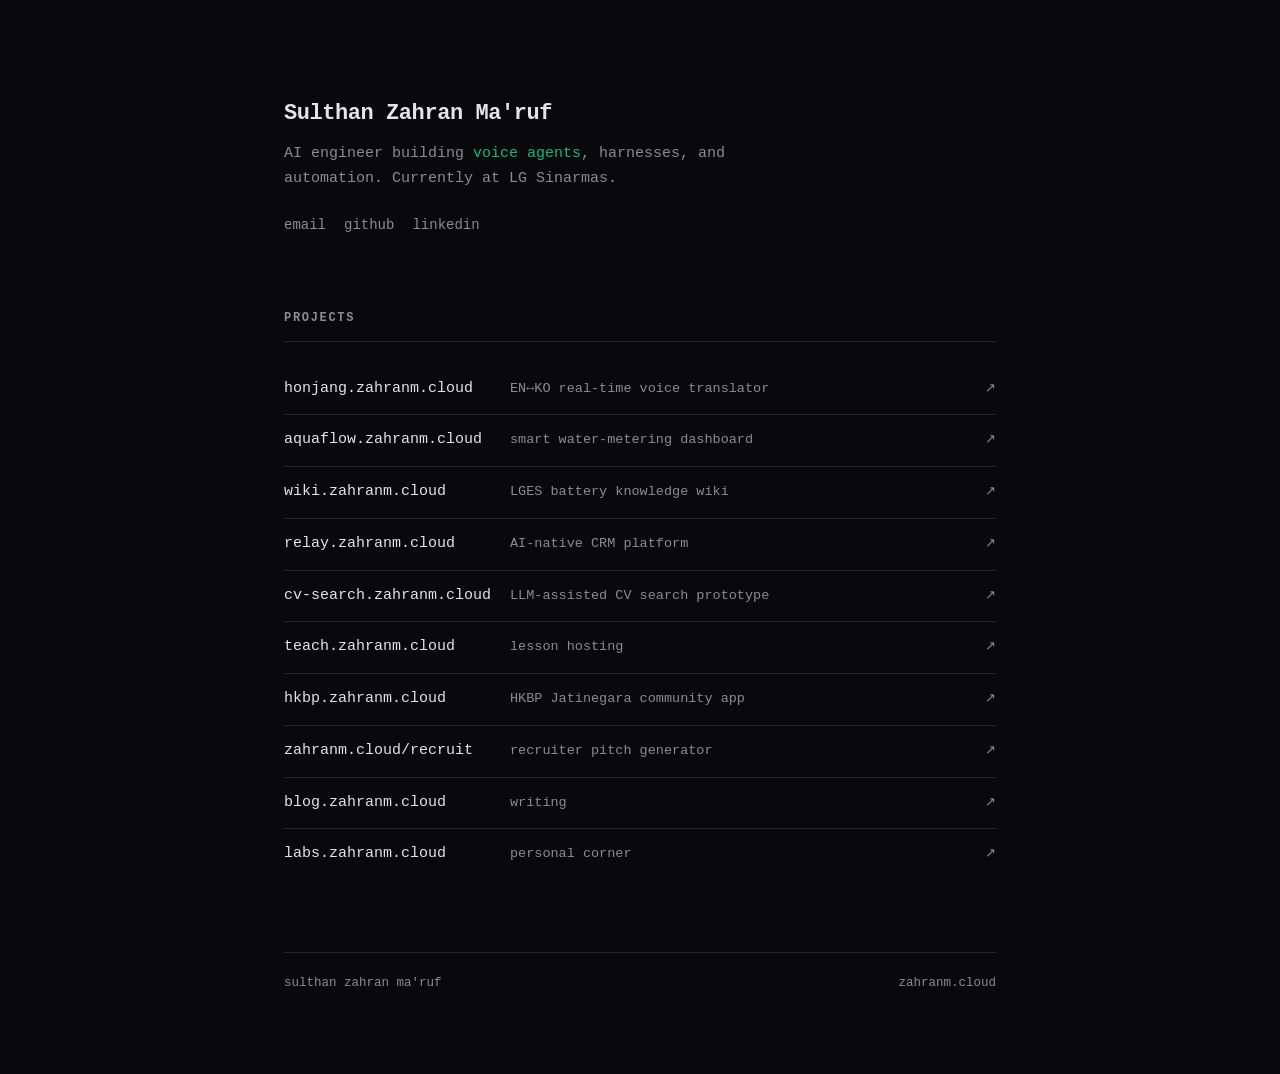
<file: index.html>
<!DOCTYPE html>
<html lang="en">
<head>
<meta charset="utf-8">
<meta name="viewport" content="width=device-width, initial-scale=1">
<title>Sulthan Zahran Ma'ruf</title>
<meta name="description" content="AI engineer building voice agents, harnesses, and automation. Currently at LG Sinarmas.">
<link rel="icon" href="data:image/svg+xml,<svg xmlns='http://www.w3.org/2000/svg' viewBox='0 0 16 16'><rect width='16' height='16' rx='3' fill='%2309090b'/><circle cx='8' cy='8' r='3.2' fill='%2310b981'/></svg>">
<style>
:root {
  --bg: #09090b;
  --surface: #101014;
  --line: #232329;
  --text: #e4e4e7;
  --muted: #8b8b94;
  --accent: #10b981;
  --mono: ui-monospace, SFMono-Regular, Menlo, Consolas, "JetBrains Mono", monospace;
}
* { box-sizing: border-box; margin: 0; padding: 0; }
html { color-scheme: dark; }
body {
  background: var(--bg);
  color: var(--text);
  font-family: var(--mono);
  font-size: 15px;
  line-height: 1.65;
  -webkit-font-smoothing: antialiased;
}
.wrap { max-width: 760px; margin: 0 auto; padding: 96px 24px 80px; }

/* header */
.name { font-size: 22px; font-weight: 600; letter-spacing: -0.02em; }
.tag {
  margin-top: 10px; color: var(--muted); max-width: 60ch;
}
.tag .hl { color: var(--accent); }
.contact { margin-top: 22px; display: flex; flex-wrap: wrap; gap: 18px; }
.contact a { color: var(--muted); text-decoration: none; font-size: 14px; }
.contact a:hover { color: var(--accent); text-decoration: underline; text-underline-offset: 4px; }

/* sections */
section { margin-top: 72px; }
.section-label {
  font-size: 12px; letter-spacing: 0.14em; text-transform: uppercase;
  color: var(--muted); margin-bottom: 22px;
}
.section-label::after {
  content: ""; display: block; width: 100%; height: 1px;
  background: var(--line); margin-top: 12px;
}

/* registry rows */
.reg { list-style: none; }
.reg li {
  display: grid; grid-template-columns: 210px 1fr auto; gap: 16px;
  align-items: baseline; padding: 13px 0;
  border-bottom: 1px solid var(--line);
}
.reg li:last-child { border-bottom: none; }
.reg .dom { color: var(--text); text-decoration: none; }
.reg .dom:hover { color: var(--accent); }
.reg .desc { color: var(--muted); font-size: 13.5px; }
.reg .arrow { color: var(--muted); font-size: 13px; }
.reg li:hover .arrow { color: var(--accent); }

/* blog teaser (hidden until JS renders it) */
#teaser { display: none; }
#teaser.show { display: block; }
.posts { list-style: none; }
.posts li { padding: 8px 0; border-bottom: 1px solid var(--line); }
.posts li:last-child { border-bottom: none; }
.posts a { color: var(--text); text-decoration: none; }
.posts a:hover { color: var(--accent); }
.posts .date { color: var(--muted); font-size: 12.5px; margin-right: 14px; }

/* footer */
footer { margin-top: 72px; padding-top: 20px; border-top: 1px solid var(--line); color: var(--muted); font-size: 12.5px; display: flex; justify-content: space-between; gap: 12px; flex-wrap: wrap; }

@media (max-width: 640px) {
  .wrap { padding: 64px 18px 64px; }
  .reg li { grid-template-columns: 1fr; gap: 3px; padding: 14px 0; }
  .reg .arrow { display: none; }
  section { margin-top: 56px; }
}
@media (prefers-reduced-motion: reduce) {
  * { transition: none !important; }
}
</style>
</head>
<body>
<div class="wrap">

  <header>
    <div class="name">Sulthan Zahran Ma'ruf</div>
    <p class="tag">AI engineer building <span class="hl">voice agents</span>, harnesses, and automation. Currently at LG Sinarmas.</p>
    <nav class="contact" aria-label="Contact">
      <a href="mailto:zsulthan9@gmail.com">email</a>
      <a href="https://github.com/SulthanZahran1" target="_blank" rel="noreferrer">github</a>
      <a href="https://www.linkedin.com/in/sulthan-zahran-ui" target="_blank" rel="noreferrer">linkedin</a>
    </nav>
  </header>

  <section>
    <h2 class="section-label">projects</h2>
    <ul class="reg">
      <li><a class="dom" href="https://honjang.zahranm.cloud">honjang.zahranm.cloud</a><span class="desc">EN↔KO real-time voice translator</span><span class="arrow">↗</span></li>
      <li><a class="dom" href="https://aquaflow.zahranm.cloud">aquaflow.zahranm.cloud</a><span class="desc">smart water-metering dashboard</span><span class="arrow">↗</span></li>
      <li><a class="dom" href="https://wiki.zahranm.cloud">wiki.zahranm.cloud</a><span class="desc">LGES battery knowledge wiki</span><span class="arrow">↗</span></li>
      <li><a class="dom" href="https://relay.zahranm.cloud">relay.zahranm.cloud</a><span class="desc">AI-native CRM platform</span><span class="arrow">↗</span></li>
      <li><a class="dom" href="https://cv-search.zahranm.cloud">cv-search.zahranm.cloud</a><span class="desc">LLM-assisted CV search prototype</span><span class="arrow">↗</span></li>
      <li><a class="dom" href="https://teach.zahranm.cloud">teach.zahranm.cloud</a><span class="desc">lesson hosting</span><span class="arrow">↗</span></li>
      <li><a class="dom" href="https://hkbp.zahranm.cloud">hkbp.zahranm.cloud</a><span class="desc">HKBP Jatinegara community app</span><span class="arrow">↗</span></li>
      <li><a class="dom" href="https://zahranm.cloud/recruit">zahranm.cloud/recruit</a><span class="desc">recruiter pitch generator</span><span class="arrow">↗</span></li>
      <li><a class="dom" href="https://blog.zahranm.cloud">blog.zahranm.cloud</a><span class="desc">writing</span><span class="arrow">↗</span></li>
      <li><a class="dom" href="https://labs.zahranm.cloud">labs.zahranm.cloud</a><span class="desc">personal corner</span><span class="arrow">↗</span></li>
    </ul>
  </section>

  <section id="teaser">
    <h2 class="section-label">latest from the blog</h2>
    <ul class="posts" id="posts"></ul>
  </section>

  <footer>
    <span>sulthan zahran ma'ruf</span>
    <span>zahranm.cloud</span>
  </footer>

</div>

<script>
(function () {
  var postsEl = document.getElementById("posts");
  var teaserEl = document.getElementById("teaser");
  var cacheKey = "zahran-blog-posts";
  var cached = null;
  try { cached = JSON.parse(localStorage.getItem(cacheKey)); } catch (e) { cached = null; }

  function render(items) {
    if (!items || !items.length) return;
    postsEl.innerHTML = "";
    items.slice(0, 3).forEach(function (item) {
      var li = document.createElement("li");
      var a = document.createElement("a");
      a.href = item.link;
      a.textContent = item.title;
      li.appendChild(a);
      postsEl.appendChild(li);
    });
    teaserEl.classList.add("show");
  }

  function isoToDate(s) {
    var d = new Date(s);
    if (isNaN(d)) return "";
    return d.toISOString().slice(0, 10);
  }

  function parseRSS(xml) {
    var doc;
    try {
      var parser = new DOMParser();
      doc = parser.parseFromString(xml, "text/xml");
      if (doc.querySelector("parsererror")) return [];
    } catch (e) { return []; }
    var items = Array.prototype.slice.call(doc.querySelectorAll("item"));
    return items.map(function (item) {
      var title = (item.querySelector("title") || {}).textContent || "";
      var link = (item.querySelector("link") || {}).textContent || "";
      var pubDate = (item.querySelector("pubDate") || {}).textContent || "";
      return { title: title, link: link, date: isoToDate(pubDate) };
    }).filter(function (i) { return i.title && i.link; });
  }

  if (cached && cached.items && Date.now() - cached.ts < 15 * 60 * 1000) {
    render(cached.items);
    return;
  }

  fetch("https://blog.zahranm.cloud/feed/", { mode: "cors" })
    .then(function (res) { if (!res.ok) throw new Error("feed " + res.status); return res.text(); })
    .then(function (xml) {
      var items = parseRSS(xml);
      if (!items.length) return;
      try { localStorage.setItem(cacheKey, JSON.stringify({ ts: Date.now(), items: items })); } catch (e) {}
      render(items);
    })
    .catch(function () { /* feed unreachable: section stays hidden */ });
})();
</script>
</body>
</html>
</file>
